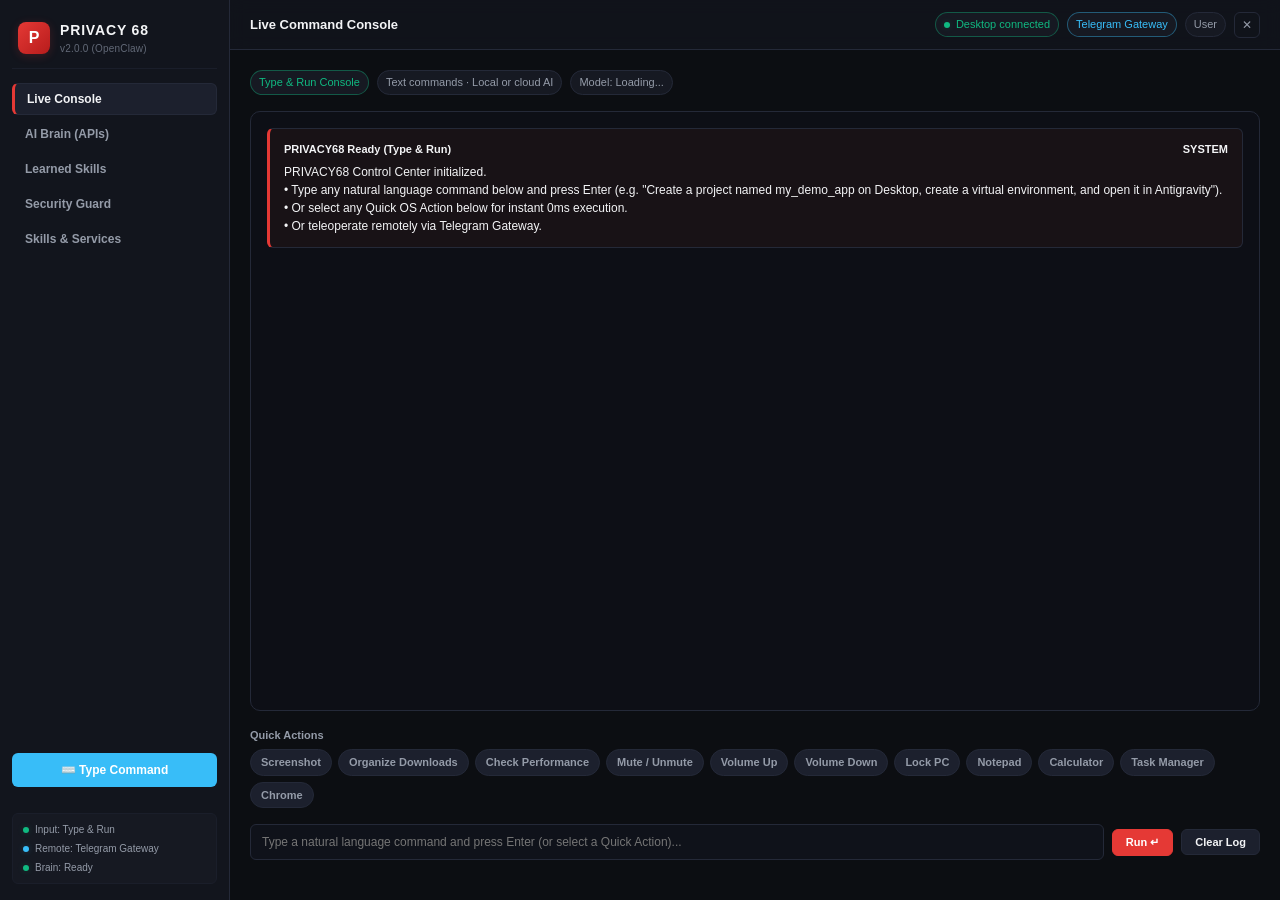
<file: ui/dashboard/index.html>
<!DOCTYPE html>
<html lang="en">
<head>
  <meta charset="UTF-8">
  <meta name="viewport" content="width=device-width, initial-scale=1">
  <meta name="theme-color" content="#0c0e12">
  <title>PRIVACY68 Control Center</title>
  <style>
    :root {
      color-scheme: dark;
      --bg: #0c0e12;
      --sidebar: #12151d;
      --panel: #161922;
      --panel-raised: #1c202d;
      --panel-hover: #222736;
      --line: #242938;
      --line-subtle: #1a1e2a;
      --text: #f3f4f6;
      --text-muted: #949ba8;
      --text-subtle: #626977;
      --accent: #e53935;
      --accent-hover: #d32f2f;
      --accent-glow: rgba(229, 57, 53, 0.2);
      --green: #10b981;
      --green-glow: rgba(16, 185, 129, 0.2);
      --blue: #38bdf8;
      --blue-glow: rgba(56, 189, 248, 0.2);
      --amber: #f59e0b;
      --radius: 10px;
      --radius-sm: 6px;
      font-family: -apple-system, BlinkMacSystemFont, "Segoe UI", Roboto, Helvetica, Arial, sans-serif;
    }

    * { box-sizing: border-box; margin: 0; padding: 0; }
    body {
      background: var(--bg);
      color: var(--text);
      min-height: 100vh;
      display: flex;
      font-size: 13px;
      line-height: 1.5;
      overflow: hidden;
      user-select: none;
    }

    /* Scrollbars */
    ::-webkit-scrollbar { width: 5px; height: 5px; }
    ::-webkit-scrollbar-track { background: transparent; }
    ::-webkit-scrollbar-thumb { background: #262b3a; border-radius: 999px; }
    ::-webkit-scrollbar-thumb:hover { background: #374151; }

    /* Layout */
    .app-shell { display: flex; width: 100vw; height: 100vh; overflow: hidden; }

    /* Left Sidebar */
    .sidebar {
      width: 230px;
      min-width: 230px;
      background: var(--sidebar);
      border-right: 1px solid var(--line);
      display: flex;
      flex-direction: column;
      padding: 16px 12px;
      gap: 14px;
    }

    .brand {
      display: flex;
      align-items: center;
      gap: 10px;
      padding: 4px 6px 12px;
      border-bottom: 1px solid var(--line-subtle);
    }
    .brand-mark {
      width: 32px;
      height: 32px;
      border-radius: 8px;
      background: linear-gradient(135deg, #e53935, #b71c1c);
      color: white;
      font-weight: 800;
      font-size: 16px;
      display: grid;
      place-items: center;
      box-shadow: 0 2px 10px var(--accent-glow);
    }
    .brand-text { display: flex; flex-direction: column; }
    .brand-title { font-weight: 800; font-size: 14px; letter-spacing: 0.06em; color: var(--text); }
    .brand-version { font-size: 10px; color: var(--text-subtle); letter-spacing: 0.02em; }

    /* Navigation Links */
    .nav-list { display: flex; flex-direction: column; gap: 3px; flex: 1; overflow-y: auto; }
    .nav-btn {
      display: flex;
      align-items: center;
      padding: 8px 12px;
      border-radius: var(--radius-sm);
      color: var(--text-muted);
      font-size: 12px;
      font-weight: 600;
      background: transparent;
      border: 1px solid transparent;
      cursor: pointer;
      transition: all 0.12s ease;
      text-align: left;
    }
    .nav-btn:hover { background: var(--panel); color: var(--text); }
    .nav-btn.active {
      background: var(--panel-raised);
      color: var(--text);
      border-color: var(--line);
      border-left: 3px solid var(--accent);
    }

    /* Quick Command Button */
    .quick-cmd-btn {
      display: flex;
      align-items: center;
      justify-content: center;
      gap: 8px;
      padding: 10px 14px;
      border-radius: var(--radius-sm);
      background: var(--blue, #3b82f6);
      color: white;
      font-size: 12px;
      font-weight: 700;
      border: none;
      cursor: pointer;
      transition: all 0.15s ease;
      margin-bottom: 12px;
    }
    .quick-cmd-btn:hover {
      background: #2563eb;
      transform: translateY(-1px);
    }

    /* Sidebar Footer Status Card */
    .sidebar-status {
      background: var(--panel);
      border: 1px solid var(--line-subtle);
      border-radius: var(--radius-sm);
      padding: 8px 10px;
      display: flex;
      flex-direction: column;
      gap: 4px;
      font-size: 10px;
    }
    .status-indicator { display: flex; align-items: center; gap: 6px; color: var(--text-muted); }
    .status-dot { width: 6px; height: 6px; border-radius: 50%; background: var(--text-subtle); }
    .status-dot.green { background: var(--green); box-shadow: 0 0 6px var(--green-glow); }
    .status-dot.blue { background: var(--blue); box-shadow: 0 0 6px var(--blue-glow); }
    .status-dot.red { background: var(--accent); }

    /* Main Content */
    .main-content {
      flex: 1;
      display: flex;
      flex-direction: column;
      height: 100vh;
      overflow: hidden;
      background: var(--bg);
    }

    /* Top Bar */
    .topbar {
      height: 50px;
      border-bottom: 1px solid var(--line);
      padding: 0 20px;
      display: flex;
      align-items: center;
      justify-content: space-between;
      background: rgba(18, 21, 29, 0.85);
      backdrop-filter: blur(8px);
    }
    .topbar-title { font-size: 13px; font-weight: 700; color: var(--text); }
    .topbar-right { display: flex; align-items: center; gap: 8px; }

    .chip {
      display: inline-flex;
      align-items: center;
      gap: 6px;
      padding: 3px 8px;
      border-radius: 999px;
      background: var(--panel);
      border: 1px solid var(--line);
      font-size: 11px;
      color: var(--text-muted);
    }
    .chip.good { border-color: rgba(16, 185, 129, 0.4); color: var(--green); }
    .chip.blue { border-color: rgba(56, 189, 248, 0.4); color: var(--blue); }
    .chip.warn { border-color: rgba(245, 158, 11, 0.4); color: var(--amber); }

    .icon-btn {
      width: 26px;
      height: 26px;
      display: grid;
      place-items: center;
      border-radius: 6px;
      background: transparent;
      border: 1px solid var(--line);
      color: var(--text-muted);
      cursor: pointer;
      font-size: 12px;
    }
    .icon-btn:hover { background: var(--panel); color: var(--text); }

    /* Tab Views */
    .tab-view {
      flex: 1;
      overflow-y: auto;
      padding: 20px;
      display: none;
    }
    .tab-view.active { display: flex; flex-direction: column; gap: 16px; }

    /* Cards */
    .card {
      background: var(--panel);
      border: 1px solid var(--line);
      border-radius: var(--radius);
      padding: 16px 18px;
      display: flex;
      flex-direction: column;
      gap: 12px;
    }
    .card-header { display: flex; align-items: center; justify-content: space-between; gap: 12px; }
    .card-title { font-size: 13px; font-weight: 700; color: var(--text); }
    .card-desc { font-size: 11px; color: var(--text-muted); line-height: 1.45; }

    /* Buttons */
    .btn {
      display: inline-flex;
      align-items: center;
      justify-content: center;
      padding: 6px 13px;
      border-radius: var(--radius-sm);
      font-size: 11px;
      font-weight: 600;
      cursor: pointer;
      border: 1px solid var(--line);
      background: var(--panel-raised);
      color: var(--text);
      transition: all 0.12s ease;
    }
    .btn:hover { background: var(--panel-hover); border-color: #374151; }
    .btn.primary {
      background: var(--accent);
      border-color: var(--accent);
      color: white;
    }
    .btn.primary:hover { background: var(--accent-hover); }
    .btn.green {
      background: var(--green);
      border-color: var(--green);
      color: white;
    }
    .btn.green:hover { background: #059669; }
    .btn.blue {
      background: #0284c7;
      border-color: #0284c7;
      color: white;
    }
    .btn.blue:hover { background: #0369a1; }
    .btn.danger {
      background: rgba(239, 68, 68, 0.15);
      border-color: rgba(239, 68, 68, 0.4);
      color: #F87171;
    }
    .btn.danger:hover {
      background: #EF4444;
      color: white;
    }
    .btn.sm { padding: 4px 8px; font-size: 10px; }

    /* Inputs & Selects */
    input, select {
      background: #0f121a;
      border: 1px solid var(--line);
      border-radius: var(--radius-sm);
      padding: 7px 11px;
      color: var(--text);
      font-size: 12px;
      outline: none;
      transition: border-color 0.15s ease;
      font-family: inherit;
    }
    input:focus, select:focus { border-color: var(--accent); }

    /* Console Feed */
    .console-feed {
      flex: 1;
      min-height: 260px;
      max-height: calc(100vh - 300px);
      background: #0d0f16;
      border: 1px solid var(--line);
      border-radius: var(--radius);
      padding: 16px;
      overflow-y: auto;
      display: flex;
      flex-direction: column;
      gap: 12px;
    }

    .feed-card {
      background: var(--panel);
      border: 1px solid var(--line);
      border-radius: var(--radius-sm);
      padding: 12px 14px;
      display: flex;
      flex-direction: column;
      gap: 6px;
    }
    .feed-card.user { border-left: 3px solid var(--blue); background: #111520; }
    .feed-card.assistant { border-left: 3px solid var(--green); background: #111a17; }
    .feed-card.system { border-left: 3px solid var(--accent); background: #181216; }
    .feed-header { display: flex; align-items: center; justify-content: space-between; font-size: 11px; font-weight: 700; }
    .feed-body { font-size: 12px; color: var(--text); white-space: pre-wrap; line-height: 1.5; }
    .feed-code {
      background: #080a0e;
      border: 1px solid var(--line-subtle);
      border-radius: 6px;
      padding: 10px;
      font-family: "Cascadia Code", Consolas, monospace;
      font-size: 11px;
      color: #7dd3fc;
      overflow-x: auto;
      white-space: pre;
    }

    /* Fast Action Bar */
    .quick-action-bar { display: flex; flex-wrap: wrap; gap: 6px; align-items: center; }
    .action-chip {
      background: var(--panel-raised);
      border: 1px solid var(--line);
      border-radius: 999px;
      padding: 4px 10px;
      font-size: 11px;
      font-weight: 600;
      color: var(--text-muted);
      cursor: pointer;
      display: inline-flex;
      align-items: center;
      transition: all 0.12s ease;
    }
    .action-chip:hover {
      background: var(--panel-hover);
      color: var(--text);
      border-color: var(--accent);
    }

    /* Command Input Bar */
    .cmd-bar { display: flex; gap: 8px; align-items: center; }
    .cmd-input { flex: 1; height: 36px; font-size: 12px; }

    /* Multiple API Slots Grid */
    .api-slots-grid { display: grid; grid-template-columns: 1fr; gap: 12px; }
    .api-slot-card {
      background: var(--panel);
      border: 1px solid var(--line);
      border-radius: var(--radius);
      padding: 14px 16px;
      display: flex;
      flex-direction: column;
      gap: 8px;
    }
    .api-slot-card.configured { border-left: 3px solid var(--green); }
    .api-slot-header { display: flex; align-items: center; justify-content: space-between; }
    .api-slot-title { font-weight: 700; font-size: 13px; color: var(--text); }
    .api-key-input-row { display: flex; gap: 8px; }
    .api-key-input-row input { flex: 1; }

    /* Skills Grid */
    .skills-grid {
      display: grid;
      grid-template-columns: repeat(auto-fill, minmax(280px, 1fr));
      gap: 12px;
    }
    .skill-card {
      background: var(--panel);
      border: 1px solid var(--line);
      border-radius: var(--radius);
      padding: 14px;
      display: flex;
      flex-direction: column;
      gap: 8px;
    }
    .plugin-card {
      cursor: pointer;
      position: relative;
      transition: all 0.2s cubic-bezier(0.16, 1, 0.3, 1);
      user-select: none;
    }
    .plugin-card:hover {
      border-color: rgba(239, 68, 68, 0.45);
      background: var(--panel-raised);
      box-shadow: 0 4px 14px rgba(0, 0, 0, 0.25);
    }
    .plugin-card.expanded {
      border-color: var(--accent);
      background: var(--panel-raised);
      box-shadow: 0 6px 20px rgba(0, 0, 0, 0.35);
    }
    .plugin-config-badge {
      font-size: 10px;
      padding: 2px 7px;
      border-radius: 4px;
      background: rgba(255, 255, 255, 0.06);
      color: var(--text-muted);
      border: 1px solid var(--line-subtle);
      transition: all 0.15s ease;
      display: inline-flex;
      align-items: center;
      gap: 3px;
      cursor: pointer;
    }
    .plugin-card:hover .plugin-config-badge {
      color: var(--text);
      border-color: var(--line);
    }
    .plugin-card.expanded .plugin-config-badge {
      background: rgba(239, 68, 68, 0.15);
      color: var(--accent);
      border-color: rgba(239, 68, 68, 0.4);
    }
    .plugin-config-drawer {
      display: flex;
      flex-direction: column;
      gap: 8px;
      padding-top: 10px;
      margin-top: 4px;
      border-top: 1px solid var(--line);
      animation: pluginDrawerSlide 0.2s ease-out;
      user-select: text;
    }
    @keyframes pluginDrawerSlide {
      from { opacity: 0; transform: translateY(-5px); }
      to { opacity: 1; transform: translateY(0); }
    }
    .plugin-input-group {
      display: flex;
      gap: 6px;
      align-items: center;
    }
    .plugin-input-group input {
      flex: 1;
      background: rgba(0, 0, 0, 0.35);
      border: 1px solid var(--border);
      color: var(--text);
      padding: 6px 10px;
      border-radius: var(--radius-sm);
      font-size: 11px;
    }
    .plugin-input-group input:focus {
      outline: none;
      border-color: var(--accent);
      background: rgba(0, 0, 0, 0.5);
    }
    .plugin-quick-actions {
      display: flex;
      gap: 6px;
      flex-wrap: wrap;
      margin-top: 2px;
    }
    .skill-title { font-weight: 700; font-size: 13px; color: var(--text); display: flex; align-items: center; justify-content: space-between; }
    .skill-desc { font-size: 11px; color: var(--text-muted); line-height: 1.4; }
    .skill-tags { display: flex; flex-wrap: wrap; gap: 4px; }
    .skill-tag {
      font-size: 10px;
      background: #0f131c;
      color: var(--blue);
      padding: 2px 6px;
      border-radius: 4px;
      border: 1px solid var(--line-subtle);
    }
    .skill-actions { display: flex; gap: 6px; margin-top: 4px; }

    /* Security Audit Table */
    .audit-table { width: 100%; border-collapse: collapse; font-size: 11px; }
    .audit-table th, .audit-table td { padding: 8px 12px; text-align: left; border-bottom: 1px solid var(--line); }
    .audit-table th { color: var(--text-muted); font-weight: 700; background: #0f121a; }

    /* Toast Notification */
    #toast {
      position: fixed;
      bottom: 20px;
      right: 20px;
      background: var(--panel-raised);
      border: 1px solid var(--line);
      border-radius: var(--radius-sm);
      padding: 9px 14px;
      font-size: 12px;
      color: var(--text);
      box-shadow: 0 4px 16px rgba(0,0,0,0.4);
      transform: translateY(100px);
      opacity: 0;
      transition: all 0.2s ease;
      z-index: 1000;
    }
    #toast.show { transform: translateY(0); opacity: 1; }
    #toast.error { border-color: var(--accent); color: #fca5a5; }
  </style>
</head>
<body>
  <div class="app-shell">
    <!-- Left Navigation Sidebar -->
    <aside class="sidebar">
      <div class="brand">
        <div class="brand-mark">P</div>
        <div class="brand-text">
          <span class="brand-title">PRIVACY 68</span>
          <span class="brand-version">v2.0.0 (OpenClaw)</span>
        </div>
      </div>

      <!-- Navigation Links (Clean text, no icons) -->
      <nav class="nav-list">
        <button class="nav-btn active" data-tab="console">Live Console</button>
        <button class="nav-btn" data-tab="brain">AI Brain (APIs)</button>
        <button class="nav-btn" data-tab="skills">Learned Skills</button>
        <button class="nav-btn" data-tab="security">Security Guard</button>
        <button class="nav-btn" data-tab="plugins">Skills & Services</button>
      </nav>

      <!-- Quick Focus Command Button -->
      <button class="quick-cmd-btn" id="quick-cmd-btn" onclick="focusConsoleInput()">
        <span>⌨️ Type Command</span>
      </button>

      <!-- Bottom Mini Status Card -->
      <div class="sidebar-status">
        <div class="status-indicator">
          <span class="status-dot green"></span>
          <span>Input: Type & Run</span>
        </div>
        <div class="status-indicator">
          <span class="status-dot blue"></span>
          <span id="sidebar-remote-text">Remote: Telegram Gateway</span>
        </div>
        <div class="status-indicator">
          <span class="status-dot green" id="sidebar-brain-dot"></span>
          <span id="sidebar-brain-text">Brain: Ready</span>
        </div>
      </div>
    </aside>

    <!-- Main Content Area -->
    <main class="main-content">
      <!-- Top Bar -->
      <header class="topbar">
        <div class="topbar-title" id="active-tab-title">Live Command Console</div>
        <div class="topbar-right">
          <span class="chip good" id="top-conn-chip">
            <span class="status-dot green"></span> Desktop connected
          </span>
          <span class="chip blue" id="top-remote-chip" style="cursor:pointer;" title="Click to configure Telegram Remote Gateway">
            Telegram Gateway
          </span>
          <span class="chip" id="top-user-chip">User</span>
          <button class="icon-btn" id="close-window-btn" title="Close Control Center">✕</button>
        </div>
      </header>

      <!-- TAB 1: Live Console -->
      <section class="tab-view active" id="tab-console">
        <div style="display:flex; flex-wrap:wrap; gap:8px;">
          <span class="chip good">Type & Run Console</span>
          <span class="chip">Text commands · Local or cloud AI</span>
          <span class="chip" id="active-model-badge">Model: Loading...</span>
        </div>

        <!-- Chat / Output Feed -->
        <div class="console-feed" id="console-feed">
          <div class="feed-card system">
            <div class="feed-header">
              <span>PRIVACY68 Ready (Type & Run)</span>
              <span>SYSTEM</span>
            </div>
            <div class="feed-body">PRIVACY68 Control Center initialized.
• Type any natural language command below and press Enter (e.g. "Create a project named my_demo_app on Desktop, create a virtual environment, and open it in Antigravity").
• Or select any Quick OS Action below for instant 0ms execution.
• Or teleoperate remotely via Telegram Gateway.</div>
          </div>
        </div>

        <!-- Instant OS Actions (0ms Latency) -->
        <div style="display:flex; flex-direction:column; gap:6px;">
          <span style="font-size:11px; font-weight:700; color:var(--text-muted);">Quick Actions</span>
          <div class="quick-action-bar">
            <span class="action-chip" onclick="quickAction('screenshot')">Screenshot</span>
            <span class="action-chip" onclick="quickAction('downloads')">Organize Downloads</span>
            <span class="action-chip" onclick="quickAction('diagnostics')">Check Performance</span>
            <span class="action-chip" onclick="quickAction('mute')">Mute / Unmute</span>
            <span class="action-chip" onclick="quickAction('volume_up')">Volume Up</span>
            <span class="action-chip" onclick="quickAction('volume_down')">Volume Down</span>
            <span class="action-chip" onclick="quickAction('lock')">Lock PC</span>
            <span class="action-chip" onclick="quickAction('notepad')">Notepad</span>
            <span class="action-chip" onclick="quickAction('calc')">Calculator</span>
            <span class="action-chip" onclick="quickAction('taskmgr')">Task Manager</span>
            <span class="action-chip" onclick="quickAction('chrome')">Chrome</span>
          </div>
        </div>

        <!-- Command Input Row -->
        <div class="cmd-bar">
          <input type="text" class="cmd-input" id="cmd-input" placeholder="Type a natural language command and press Enter (or select a Quick Action)..." autocomplete="off">
          <button class="btn primary" id="cmd-run-btn">Run ↵</button>
          <button class="btn" id="cmd-clear-btn">Clear Log</button>
        </div>
      </section>

      <!-- TAB 2: AI Brain (APIs) - MULTIPLE API SLOTS -->
      <section class="tab-view" id="tab-brain">
        <!-- UNIVERSAL ONE-CLICK AUTO-DETECT KEY CARD -->
        <div style="background: linear-gradient(135deg, rgba(235,35,76,0.12) 0%, rgba(15,18,26,0.95) 100%); border:1px solid rgba(235,35,76,0.35); border-radius:8px; padding:16px; margin-bottom:14px; box-shadow:0 4px 16px rgba(0,0,0,0.3);">
          <div style="display:flex; align-items:center; justify-content:space-between; margin-bottom:6px;">
            <div style="display:flex; align-items:center; gap:8px;">
              <span style="font-size:16px;">⚡</span>
              <span style="font-weight:800; font-size:13px; color:#fff; letter-spacing:0.5px;">UNIVERSAL AI KEY (AUTO-DETECT ANY PROVIDER)</span>
            </div>
            <span class="chip good" style="font-size:10px;">Smart Auto-Router</span>
          </div>
          <p style="font-size:11px; color:var(--text-muted); margin-bottom:12px; line-height:1.5;">
            Paste <strong>ANY API key</strong> below (Google Gemini, Groq, OpenRouter, Claude, OpenAI, DeepSeek, or GitHub). PRIVACY68 will automatically detect the provider, configure settings, and activate the best model in 1 click!
          </p>
          <div style="display:flex; gap:8px; flex-wrap:wrap;">
            <input type="password" id="universal-key-input" placeholder="Paste ANY API key here (AIzaSy..., gsk_..., sk-or-..., sk-ant-..., sk-proj-...)" style="flex:1; min-width:260px;">
            <button class="btn primary" id="universal-key-btn" onclick="autoDetectAndSaveKey()" style="white-space:nowrap; font-weight:700;">⚡ Auto-Detect & Activate</button>
          </div>
          <div id="universal-key-feedback" style="display:none; margin-top:10px; font-size:11px; padding:8px 12px; border-radius:4px; font-weight:600;"></div>
        </div>

        <div class="card">
          <div class="card-header">
            <div>
              <h2 class="card-title">Cloud AI Brain (APIs)</h2>
              <p class="card-desc">PRIVACY68 operates via AI APIs with automatic failover. Zero local model download or background daemon required.</p>
            </div>
          </div>

          <!-- Active Model Selector -->
          <div style="display:flex; flex-wrap:wrap; gap:10px; align-items:center; background:#0f121a; padding:12px; border-radius:6px; border:1px solid var(--line);">
            <div style="flex:1; min-width:240px; display:flex; flex-direction:column; gap:4px;">
              <label style="font-size:11px; font-weight:700; color:var(--text-muted);">Active LLM Model Identifier</label>
              <input type="text" id="active-model-input" placeholder="gemini/gemini-3.1-flash-lite">
            </div>
            <div style="display:flex; flex-direction:column; gap:4px;">
              <label style="font-size:11px; font-weight:700; color:var(--text-muted);">Quick Presets</label>
              <select id="model-presets-select">
                <option value="gemini/gemini-3.1-flash-lite">Google Gemini 3.1 Flash-Lite (Free Tier - Ultra-Fast & Recommended)</option>
                <option value="gemini/gemini-3.5-flash-lite">Google Gemini 3.5 Flash-Lite</option>
                <option value="gemini/gemini-3.5-flash">Google Gemini 3.5 Flash</option>
                <option value="groq/openai/gpt-oss-120b">Groq Cloud (OpenAI GPT-OSS 120B Free)</option>
                <option value="groq/openai/gpt-oss-20b">Groq Cloud (OpenAI GPT-OSS 20B Free)</option>
                <option value="groq/qwen/qwen3.8-27b">Groq Cloud (Qwen 3.8 27B Free)</option>
                <option value="openrouter/google/gemini-2.0-flash-exp:free">OpenRouter (Gemini 2.0 Flash Free)</option>
                <option value="openrouter/meta-llama/llama-3.3-70b-instruct:free">OpenRouter (Llama 3.3 70B Free)</option>
                <option value="claude-3-5-sonnet-20241022">Anthropic Claude 3.5 Sonnet</option>
                <option value="openai/gpt-4o-mini">OpenAI GPT-4o-mini</option>
                <option value="ollama/qwen2.5-coder:7b">Local Ollama (Qwen 2.5 Coder)</option>
              </select>
            </div>
            <button class="btn primary" id="apply-model-btn" style="align-self:flex-end; height:34px;">Apply Model</button>
          </div>

          <!-- Auto-Failover Banner -->
          <div style="background:rgba(16,185,129,0.06); border:1px solid rgba(16,185,129,0.25); border-radius:6px; padding:12px;">
            <div style="font-weight:700; color:var(--green); font-size:12px; margin-bottom:2px;">Multi-Provider Auto-Failover: Active</div>
            <div style="font-size:11px; color:var(--text-muted);">If your primary provider encounters rate limits or downtime, PRIVACY68 automatically cascades requests to your other configured API keys without interrupting your command.</div>
          </div>
        </div>

        <!-- MULTIPLE API SLOTS -->
        <div class="api-slots-grid">
          <!-- SLOT 1: Google Gemini -->
          <div class="api-slot-card" id="slot-gemini">
            <div class="api-slot-header">
              <div style="display:flex; align-items:center; gap:8px;">
                <span class="api-slot-title">Google Gemini API</span>
                <span class="chip" id="badge-gemini">Checking...</span>
              </div>
              <span class="chip good">Free Tier</span>
            </div>
            <p class="card-desc">Ultra-fast Google AI reasoning. Free daily API key available from aistudio.google.com (No credit card needed).</p>
            <div class="api-key-input-row">
              <input type="password" id="key-gemini" placeholder="Paste Gemini API Key (AIzaSy...)">
              <button class="btn primary" onclick="saveKey('gemini', 'key-gemini')">Save Key</button>
              <button class="btn" onclick="testKey('gemini', 'key-gemini')">Test</button>
            </div>
          </div>

          <!-- SLOT 2: Groq Cloud -->
          <div class="api-slot-card" id="slot-groq">
            <div class="api-slot-header">
              <div style="display:flex; align-items:center; gap:8px;">
                <span class="api-slot-title">Groq Cloud API</span>
                <span class="chip" id="badge-groq">Checking...</span>
              </div>
              <span class="chip good">Free LPU Inference</span>
            </div>
            <p class="card-desc">LPU-powered Llama 3.3 70B reasoning at ~200ms. Free daily API key from console.groq.com (No credit card needed).</p>
            <div class="api-key-input-row">
              <input type="password" id="key-groq" placeholder="Paste Groq API Key (gsk_...)">
              <button class="btn primary" onclick="saveKey('groq', 'key-groq')">Save Key</button>
              <button class="btn" onclick="testKey('groq', 'key-groq')">Test</button>
            </div>
          </div>

          <!-- SLOT 3: OpenRouter (100+ Free Models) -->
          <div class="api-slot-card" id="slot-openrouter">
            <div class="api-slot-header">
              <div style="display:flex; align-items:center; gap:8px;">
                <span class="api-slot-title">OpenRouter API</span>
                <span class="chip" id="badge-openrouter">Checking...</span>
              </div>
              <span class="chip good">100+ Free Models</span>
            </div>
            <p class="card-desc">Access free models (Llama 3.3 70B, Gemini 2.0 Flash Exp). Free key from openrouter.ai/keys (No credit card needed).</p>
            <div class="api-key-input-row">
              <input type="password" id="key-openrouter" placeholder="Paste OpenRouter API Key (sk-or-...)">
              <button class="btn primary" onclick="saveKey('openrouter', 'key-openrouter')">Save Key</button>
              <button class="btn" onclick="testKey('openrouter', 'key-openrouter')">Test</button>
            </div>
          </div>

          <!-- SLOT 3: Anthropic Claude -->
          <div class="api-slot-card" id="slot-claude">
            <div class="api-slot-header">
              <div style="display:flex; align-items:center; gap:8px;">
                <span class="api-slot-title">Anthropic Claude AI</span>
                <span class="chip" id="badge-claude">Checking...</span>
              </div>
              <span class="chip">Claude 3.5 Sonnet</span>
            </div>
            <p class="card-desc">Advanced reasoning with Claude 3.5 Sonnet. Paste your Anthropic API key below (sk-ant-...).</p>
            <div class="api-key-input-row">
              <input type="password" id="key-claude" placeholder="Paste Claude API Key (sk-ant-...)">
              <button class="btn primary" onclick="saveKey('claude', 'key-claude')">Save Key</button>
              <button class="btn" onclick="testKey('claude', 'key-claude')">Test</button>
            </div>
          </div>

          <!-- SLOT 4: OpenAI & Custom Endpoints -->
          <div class="api-slot-card" id="slot-openai">
            <div class="api-slot-header">
              <div style="display:flex; align-items:center; gap:8px;">
                <span class="api-slot-title">OpenAI & Custom Endpoints</span>
                <span class="chip" id="badge-openai">Checking...</span>
              </div>
              <span class="chip">OpenAI / LM Studio / DeepSeek</span>
            </div>
            <p class="card-desc">Connect standard OpenAI API keys, or custom local/cloud endpoints like LM Studio, LocalAI, vLLM, or DeepSeek.</p>
            <div style="display:flex; flex-direction:column; gap:8px;">
              <div class="api-key-input-row">
                <input type="password" id="key-openai" placeholder="Paste API Key (sk-... or custom key)">
                <button class="btn primary" onclick="saveKey('openai', 'key-openai')">Save Key</button>
                <button class="btn" onclick="testKey('openai', 'key-openai')">Test</button>
              </div>
              <div class="api-key-input-row">
                <input type="text" id="base-openai" placeholder="Custom Base URL (Optional, e.g. http://localhost:1234/v1 or https://api.deepseek.com/v1)">
                <button class="btn sm" onclick="saveCustomEndpoint()">Save Base URL</button>
              </div>
            </div>
          </div>

          <!-- SLOT 5: Ollama & Local LLMs -->
          <div class="api-slot-card" id="slot-ollama">
            <div class="api-slot-header">
              <div style="display:flex; align-items:center; gap:8px;">
                <span class="api-slot-title">Ollama & Local LLMs</span>
                <span class="chip" id="badge-ollama">Checking...</span>
              </div>
              <span class="chip good">Offline & Private</span>
            </div>
            <p class="card-desc">Connects to local or remote Ollama / LocalAI. Zero cloud token usage or internet needed.</p>
            <div style="display:flex; flex-direction:column; gap:8px;">
              <div class="api-key-input-row">
                <input type="text" id="url-ollama" placeholder="Endpoint URL (e.g. http://127.0.0.1:11434)">
                <button class="btn primary sm" onclick="saveOllamaConfig()">Save Endpoint</button>
                <button class="btn sm" onclick="testOllamaConfig()">Test</button>
              </div>
              <div id="ollama-models-chips" style="display:flex; flex-wrap:wrap; gap:6px;"></div>
              <div style="display:flex; gap:8px; margin-top:2px;">
                <button class="btn primary sm" id="btn-start-ollama-service" style="display:none;">Start Service</button>
                <button class="btn sm" id="btn-download-ollama-service" style="display:none;">Download Ollama</button>
              </div>
            </div>
          </div>
        </div>
      </section>

      <!-- TAB 3: Learned Skills (Self-Improving Engine) -->
      <section class="tab-view" id="tab-skills">
        <div class="card">
          <div class="card-header">
            <div>
              <h2 class="card-title">Self-Improving Skill Engine</h2>
              <p class="card-desc">Autonomous Skill Crystallization: Successful automation scripts are saved as permanent local skills executing in 0ms with zero LLM API cost.</p>
            </div>
            <button class="btn sm" id="refresh-skills-btn">Refresh Skills</button>
          </div>
        </div>

        <div class="skills-grid" id="skills-cards-container">
          <!-- Populated dynamically via JS -->
        </div>
      </section>

      <!-- TAB 4: Security Guard -->
      <section class="tab-view" id="tab-security">
        <div class="card">
          <div class="card-header">
            <div>
              <h2 class="card-title">3-Tier Security & Permission Guard</h2>
              <p class="card-desc">Enforces explicit confirmation before executing sensitive or high-risk OS operations.</p>
            </div>
            <span class="chip good">Active & Enforcing</span>
          </div>

          <div style="display:grid; grid-template-columns:repeat(3, 1fr); gap:12px;">
            <div style="background:#0f1512; border:1px solid rgba(16,185,129,0.3); border-radius:6px; padding:12px;">
              <div style="font-weight:700; color:var(--green); font-size:12px;">Level 1: Safe (Instant)</div>
              <div style="font-size:11px; color:var(--text-muted); margin-top:4px;">App launch, navigation, volume, window controls, screenshot. (<span id="count-safe">14</span> rules)</div>
            </div>
            <div style="background:#1f1910; border:1px solid rgba(245,158,11,0.3); border-radius:6px; padding:12px;">
              <div style="font-weight:700; color:var(--amber); font-size:12px;">Level 2: Sensitive (Prompt)</div>
              <div style="font-size:11px; color:var(--text-muted); margin-top:4px;">Delete files, kill processes, network toggle, shutdown. (<span id="count-sensitive">13</span> rules)</div>
            </div>
            <div style="background:#1d1114; border:1px solid rgba(239,68,68,0.3); border-radius:6px; padding:12px;">
              <div style="font-weight:700; color:var(--accent); font-size:12px;">Level 3: Critical (Blocked)</div>
              <div style="font-size:11px; color:var(--text-muted); margin-top:4px;">Drive format, registry modification, system directory deletion. (<span id="count-critical">4</span> rules)</div>
            </div>
          </div>
        </div>

        <!-- Pending Action Card -->
        <div class="card" id="pending-action-card" style="display:none; border-color:var(--amber); background:#1e180d;">
          <div class="card-header">
            <h2 class="card-title" style="color:var(--amber);">Confirmation Required</h2>
          </div>
          <p id="pending-action-text" style="font-size:12px; color:var(--text);"></p>
          <div style="display:flex; gap:8px;">
            <button class="btn green" id="btn-confirm-action">Confirm Action</button>
            <button class="btn sm" id="btn-cancel-action">Cancel / Abort</button>
          </div>
        </div>

        <!-- Recent Audit Log -->
        <div class="card">
          <div class="card-header">
            <h2 class="card-title">Security Audit Trail</h2>
            <button class="btn sm" id="refresh-audit-btn">Refresh</button>
          </div>
          <table class="audit-table">
            <thead>
              <tr>
                <th>Time</th>
                <th>Action</th>
                <th>Security Level</th>
                <th>Result</th>
              </tr>
            </thead>
            <tbody id="audit-tbody">
              <tr><td colspan="4" style="color:var(--text-muted); text-align:center;">No sensitive actions recorded yet.</td></tr>
            </tbody>
          </table>
        </div>
      </section>

      <!-- TAB 5: Skills & Services -->
      <section class="tab-view" id="tab-plugins">
        <div class="card">
          <div class="card-header" style="flex-wrap:wrap; gap:10px;">
            <div>
              <h2 class="card-title">OpenClaw Skills & Native Services</h2>
              <p class="card-desc" style="margin-top:2px; font-size:11px;">11 Modular OpenClaw Markdown Skills (SKILL.md) & background communication channels</p>
            </div>
            <div style="display:flex; gap:6px; flex-wrap:wrap;">
              <button class="btn sm" id="open-plugins-folder-btn" title="Open skills folder in Windows Explorer">📂 Open Skills Folder</button>
              <button class="btn sm" id="refresh-plugins-btn" title="Reload skills and services">🔄 Refresh</button>
            </div>
          </div>
        </div>

        <div style="margin: 16px 0 8px 0;">
          <h3 style="font-size: 13px; font-weight: 700; color: var(--text); display: flex; align-items: center; gap: 6px;">
            <span>⚡</span> OpenClaw Developer Skills (Prompt-Injected SKILL.md)
          </h3>
          <p style="font-size: 11px; color: var(--text-muted); margin-top: 2px;">
            Tool blueprints and CLI recipes dynamically injected into the Agent Brain. Custom skills can be added to <code>%APPDATA%\PRIVACY68\skills\</code>.
          </p>
        </div>
        <div class="skills-grid" id="markdown-skills-container" style="margin-bottom: 20px;">
          <!-- Populated dynamically via get_markdown_skills() -->
        </div>

        <div style="margin: 16px 0 8px 0;">
          <h3 style="font-size: 13px; font-weight: 700; color: var(--text); display: flex; align-items: center; gap: 6px;">
            <span>📡</span> Native Background Services & Gateways
          </h3>
          <p style="font-size: 11px; color: var(--text-muted); margin-top: 2px;">
            Persistent system controllers, teleoperation gateways, and email dispatchers.
          </p>
        </div>
        <div class="skills-grid" id="plugins-container">
          <!-- Populated dynamically via get_plugins() -->
        </div>

        <!-- GitHub Integration Card -->
        <div class="card" style="margin-top:14px;">
          <div class="card-header">
            <h2 class="card-title">GitHub Windows Credential Manager</h2>
            <span class="chip" id="github-status-chip">Not connected</span>
          </div>
          <p class="card-desc">Store your GitHub Personal Access Token securely in the Windows Credential Manager vault for authenticated issues, PRs, and repository management.</p>
          <div style="display:flex; gap:8px;">
            <input type="password" id="github-token-input" placeholder="Paste GitHub Token (ghp_...)" style="flex:1;">
            <button class="btn primary" id="github-connect-btn">Connect</button>
            <button class="btn" id="github-disconnect-btn">Disconnect</button>
          </div>
        </div>
      </section>
    </main>
  </div>

  <!-- Toast Notification -->
  <div id="toast"></div>

  <script>
    const $ = id => document.getElementById(id);
    const bridge = () => (window.pywebview && window.pywebview.api) ? window.pywebview.api : mockBridge;

    // Toast
    let toastTimer = null;
    function showToast(msg, isError = false) {
      const t = $('toast');
      t.textContent = msg;
      t.className = isError ? 'show error' : 'show';
      clearTimeout(toastTimer);
      toastTimer = setTimeout(() => { t.className = ''; }, 3500);
    }

    // Mock bridge for local testing outside webview
    const mockBridge = {
      get_profile: async () => ({ user_name: 'User', assistant_name: 'Privacy68' }),
      get_api_keys_detail: async () => ({
        active_model: 'gemini/gemini-3.1-flash-lite',
        gemini: { configured: true, preview: 'AIzaSy...****' },
        groq: { configured: true, preview: 'gsk_...****' },
        claude: { configured: false, preview: '' },
        openai: { configured: false, preview: '' },
        ollama: { installed: true, running: false, models: [] }
      }),
      list_skills: async () => [],
      auto_detect_and_save_key: async (key) => ({
        success: true,
        provider: 'gemini',
        display_name: 'Google Gemini (Free Tier)',
        model: 'gemini/gemini-3.1-flash-lite',
        message: '✨ Auto-detected Google Gemini (Free Tier)! Saved key and activated model gemini/gemini-3.1-flash-lite.'
      }),
      get_plugins: async () => [],
      get_markdown_skills: async () => [
        { name: 'github', description: 'GitHub CLI automation for PRs, issues, and checks.', keywords: ['github', 'gh', 'repo'], is_builtin: true },
        { name: 'vscode', description: 'Visual Studio Code workspace and editor control.', keywords: ['vscode', 'code'], is_builtin: true },
        { name: 'docker', description: 'Docker container, image, and compose automation.', keywords: ['docker', 'container'], is_builtin: true },
        { name: 'git', description: 'Git local commit, branch, and worktree operations.', keywords: ['git', 'commit', 'branch'], is_builtin: true },
        { name: 'browser', description: 'Generic browser automation and site navigation.', keywords: ['browser', 'web'], is_builtin: true },
        { name: 'gmail', description: 'Gmail inbox and draft automation.', keywords: ['gmail', 'email'], is_builtin: true },
        { name: 'whatsapp', description: 'WhatsApp Web automation and chat dispatch.', keywords: ['whatsapp', 'chat'], is_builtin: true },
        { name: 'system', description: 'Windows system controls, audio, volume, and task management.', keywords: ['system', 'volume'], is_builtin: true },
        { name: 'chrome', description: 'Google Chrome automation and profile management.', keywords: ['chrome'], is_builtin: true },
        { name: 'brave', description: 'Brave Browser privacy and tab automation.', keywords: ['brave'], is_builtin: true },
        { name: 'telegram', description: 'Telegram alert and screenshot dispatcher.', keywords: ['telegram', 'bot'], is_builtin: true }
      ],
      open_skills_folder: async () => ({ success: true, message: 'Opened skills folder' }),
      get_github_status: async () => ({ connected: false }),
      get_remote_server_info: async () => ({ enabled: false }),
      get_security_guard_info: async () => ({ has_pending: false, audit_log: [], rules_summary: { safe_count: 14, sensitive_count: 13, critical_count: 4 } }),
      execute_command: async (text) => ({ success: true, message: 'Executed: ' + text }),
      execute_system_quick_action: async (name) => ({ success: true, message: 'Quick action: ' + name }),
      save_api_key: async () => ({ success: true, message: 'Saved' }),
      test_llm_connection: async () => ({ success: true, message: 'Connected' }),
      set_active_model: async () => ({ success: true }),
      get_runtime_status: async () => ({ success: true, model: 'Preview', input_mode: 'text', telegram_running: false }),
      set_telegram_config: async () => ({ success: true, message: 'Saved' }),
      start_telegram_bot: async () => ({ success: true, message: 'Started' }),
      stop_telegram_bot: async () => ({ success: true, message: 'Stopped' }),
      test_telegram_bot: async () => ({ success: true, message: 'Test message sent' }),
      close_app: async () => {}
    };

    // Tab Navigation
    const tabBtns = document.querySelectorAll('.nav-btn');
    const tabViews = document.querySelectorAll('.tab-view');
    const tabTitle = $('active-tab-title');

    const tabTitles = {
      console: 'Live Command Console',
      brain: 'Cloud AI Brain (APIs)',
      skills: 'Learned Skills Engine',
      security: '3-Tier Security & Permission Guard',
      plugins: 'Automation Plugins'
    };

    tabBtns.forEach(btn => {
      btn.addEventListener('click', () => {
        const tab = btn.dataset.tab;
        tabBtns.forEach(b => b.classList.remove('active'));
        tabViews.forEach(v => v.classList.remove('active'));
        btn.classList.add('active');
        const view = $('tab-' + tab);
        if (view) view.classList.add('active');
        if (tabTitle && tabTitles[tab]) tabTitle.textContent = tabTitles[tab];
      });
    });

    $('top-remote-chip').addEventListener('click', () => {
      const b = document.querySelector('.nav-btn[data-tab="plugins"]');
      if (b) b.click();
    });

    // Feed / Console logic
    function appendFeed(type, title, text, code = null) {
      const feed = $('console-feed');
      const card = document.createElement('div');
      card.className = 'feed-card ' + type;

      const hdr = document.createElement('div');
      hdr.className = 'feed-header';
      hdr.innerHTML = `<span>${title}</span><span>${type.toUpperCase()}</span>`;

      const body = document.createElement('div');
      body.className = 'feed-body';
      body.textContent = text;

      card.appendChild(hdr);
      card.appendChild(body);

      if (code) {
        const cBlock = document.createElement('pre');
        cBlock.className = 'feed-code';
        cBlock.textContent = code;
        card.appendChild(cBlock);
      }

      feed.appendChild(card);
      feed.scrollTop = feed.scrollHeight;
    }

    async function handleCommand(text) {
      text = (text || '').trim();
      if (!text) return;
      $('cmd-input').value = '';
      appendFeed('user', 'You', text);

      const runBtn = $('cmd-run-btn');
      runBtn.disabled = true;
      runBtn.textContent = 'Running...';

      try {
        const res = await bridge().execute_command(text);
        if (res && res.success) {
          appendFeed('assistant', 'Assistant', res.message || 'Command executed.', res.code || res.output);
        } else {
          appendFeed('system', 'Error', res?.message || 'Execution failed.');
          showToast(res?.message || 'Execution failed.', true);
        }
      } catch (err) {
        appendFeed('system', 'System Error', err.message);
        showToast(err.message, true);
      } finally {
        runBtn.disabled = false;
        runBtn.textContent = 'Run';
      }
    }

    $('cmd-run-btn').addEventListener('click', () => handleCommand($('cmd-input').value));
    $('cmd-input').addEventListener('keydown', (e) => {
      if (e.key === 'Enter') handleCommand($('cmd-input').value);
    });

    $('cmd-clear-btn').addEventListener('click', () => {
      $('console-feed').replaceChildren();
      appendFeed('system', 'Log Cleared', 'Live console feed was cleared.');
    });

    // Instant Quick Actions (0ms)
    window.quickAction = async (actionName) => {
      showToast(`Executing '${actionName}'...`);
      try {
        const res = await bridge().execute_system_quick_action(actionName);
        if (res && res.success) {
          showToast(res.message || 'Success');
          appendFeed('assistant', `Action: ${actionName}`, res.message || 'Action executed.');
        } else {
          showToast(res?.message || 'Action failed', true);
        }
      } catch (err) {
        showToast(err.message, true);
      }
    };

    // Quick Focus Console Input Action
    window.focusConsoleInput = () => {
      const consoleTabBtn = document.querySelector('.nav-btn[data-tab="console"]');
      if (consoleTabBtn) consoleTabBtn.click();
      const inp = $('cmd-input');
      if (inp) {
        inp.focus();
        inp.select();
      }
    };

    // AI Brain & Multi-Slot Logic
    async function loadBrainDetails() {
      try {
        const det = await bridge().get_api_keys_detail();
        if (!det) return;

        const activeMod = det.active_model || 'gemini/gemini-3.1-flash-lite';
        $('active-model-input').value = activeMod;
        $('active-model-badge').textContent = 'Model: ' + activeMod;
        $('sidebar-brain-text').textContent = 'Brain: ' + activeMod.split('/')[0].toUpperCase();

        const sel = $('model-presets-select');
        for (let i = 0; i < sel.options.length; i++) {
          if (sel.options[i].value === activeMod) {
            sel.selectedIndex = i;
            break;
          }
        }

        const updateSlot = (prov, slotData) => {
          const card = $('slot-' + prov);
          const badge = $('badge-' + prov);
          if (!card || !badge) return;

          if (slotData && slotData.configured) {
            card.classList.add('configured');
            badge.textContent = 'Active (Saved: ' + slotData.preview + ')';
            badge.className = 'chip good';
          } else {
            card.classList.remove('configured');
            badge.textContent = 'Inactive';
            badge.className = 'chip';
          }
        };

        updateSlot('gemini', det.gemini);
        updateSlot('groq', det.groq);
        updateSlot('openrouter', det.openrouter);
        updateSlot('claude', det.claude);
        updateSlot('openai', det.openai);

        const ol = det.ollama || {};
        const olBadge = $('badge-ollama');
        const btnStart = $('btn-start-ollama-service');
        const btnDownload = $('btn-download-ollama-service');
        $('url-ollama').value = ol.base_url || 'http://127.0.0.1:11434';
        if (det.openai && det.openai.base_url) {
          $('base-openai').value = det.openai.base_url;
        }

        const chipsBox = $('ollama-models-chips');
        chipsBox.replaceChildren();
        if (ol.models && ol.models.length) {
          ol.models.forEach(m => {
            const chip = document.createElement('span');
            chip.className = 'action-chip';
            chip.textContent = m;
            chip.title = 'Click to use this local model';
            chip.onclick = async () => {
              $('active-model-input').value = 'ollama/' + m;
              await bridge().set_active_model('ollama/' + m);
              showToast('Active model set to ollama/' + m);
              await loadBrainDetails();
            };
            chipsBox.appendChild(chip);
          });
        }

        if (ol.running) {
          olBadge.textContent = `Running (${ol.models?.length || 0} models)`;
          olBadge.className = 'chip good';
          btnStart.style.display = 'none';
          btnDownload.style.display = 'none';
        } else if (ol.installed) {
          olBadge.textContent = 'Offline (Service stopped)';
          olBadge.className = 'chip warn';
          btnStart.style.display = 'inline-flex';
          btnDownload.style.display = 'none';
        } else {
          olBadge.textContent = 'Not Installed';
          olBadge.className = 'chip';
          btnStart.style.display = 'none';
          btnDownload.style.display = 'inline-flex';
        }
      } catch (e) {
        console.warn('loadBrainDetails error:', e);
      }
    }

        window.saveOllamaConfig = async () => {
      const url = $('url-ollama').value.trim() || 'http://127.0.0.1:11434';
      try {
        const res = await bridge().save_api_key('ollama', '', '', url);
        showToast(res.message || 'Ollama endpoint saved!');
        await loadBrainDetails();
      } catch (e) { showToast(e.message, true); }
    };

    window.testOllamaConfig = async () => {
      const url = $('url-ollama').value.trim() || 'http://127.0.0.1:11434';
      showToast('Testing Ollama connection...');
      try {
        const res = await bridge().test_llm_connection({ provider: 'ollama', base_url: url });
        showToast(res.message, !res.success);
      } catch (e) { showToast(e.message, true); }
    };

    window.saveCustomEndpoint = async () => {
      const base = $('base-openai').value.trim();
      const key = $('key-openai').value.trim();
      try {
        const res = await bridge().save_api_key('openai', key, '', base);
        showToast(res.message || 'Custom endpoint saved!');
        await loadBrainDetails();
      } catch (e) { showToast(e.message, true); }
    };

    window.autoDetectAndSaveKey = async () => {
      const input = $('universal-key-input');
      const key = (input.value || '').trim();
      if (!key) {
        showUniversalFeedback('Please paste an API key first.', false);
        return;
      }
      showUniversalFeedback('Detecting provider & activating model...', true, true);
      try {
        const res = await bridge().auto_detect_and_save_key(key);
        if (res && res.success) {
          showUniversalFeedback(res.message, true);
          input.value = '';
          showToast(res.message);
          await loadBrainDetails();
        } else {
          showUniversalFeedback((res && res.message) || 'Failed to detect or save key.', false);
        }
      } catch (err) {
        showUniversalFeedback('Error: ' + err, false);
      }
    };

    function showUniversalFeedback(msg, isSuccess, isLoading) {
      const fb = $('universal-key-feedback');
      if (!fb) return;
      fb.style.display = 'block';
      if (isLoading) {
        fb.style.background = 'rgba(56,189,248,0.12)';
        fb.style.color = '#38bdf8';
        fb.style.border = '1px solid rgba(56,189,248,0.3)';
      } else if (isSuccess) {
        fb.style.background = 'rgba(16,185,129,0.12)';
        fb.style.color = '#34d399';
        fb.style.border = '1px solid rgba(16,185,129,0.3)';
      } else {
        fb.style.background = 'rgba(239,68,68,0.12)';
        fb.style.color = '#f87171';
        fb.style.border = '1px solid rgba(239,68,68,0.3)';
      }
      fb.textContent = msg;
    }

    $('universal-key-input').addEventListener('keydown', (e) => {
      if (e.key === 'Enter') {
        autoDetectAndSaveKey();
      }
    });

    window.saveKey = async (provider, inputId) => {
      const key = $(inputId).value.trim();
      if (!key) return showToast('Please enter an API key first.', true);
      try {
        const res = await bridge().save_api_key(provider, key);
        showToast(res.message || 'Key saved!');
        $(inputId).value = '';
        await loadBrainDetails();
      } catch (e) { showToast(e.message, true); }
    };

    window.testKey = async (provider, inputId) => {
      const key = $(inputId).value.trim();
      showToast(`Testing ${provider.toUpperCase()} connection...`);
      try {
        const res = await bridge().test_llm_connection({ provider, api_key: key });
        showToast(res.message, !res.success);
      } catch (e) { showToast(e.message, true); }
    };

    $('apply-model-btn').addEventListener('click', async () => {
      const mod = $('active-model-input').value.trim();
      if (!mod) return;
      try {
        const res = await bridge().set_active_model(mod);
        showToast(res.message || 'Active model updated!');
        await loadBrainDetails();
      } catch (e) { showToast(e.message, true); }
    });

    $('model-presets-select').addEventListener('change', () => {
      $('active-model-input').value = $('model-presets-select').value;
    });

    $('btn-start-ollama-service').addEventListener('click', async () => {
      const btn = $('btn-start-ollama-service');
      btn.disabled = true;
      btn.textContent = 'Starting...';
      try {
        const res = await bridge().start_ollama();
        showToast(res.message || 'Starting Ollama...');
        setTimeout(async () => {
          await loadBrainDetails();
          btn.disabled = false;
          btn.textContent = 'Start Service';
        }, 3000);
      } catch (e) {
        showToast(e.message, true);
        btn.disabled = false;
        btn.textContent = 'Start Service';
      }
    });

    $('btn-download-ollama-service').addEventListener('click', async () => {
      try { await bridge().open_external_url('https://ollama.com/download'); }
      catch (e) { showToast(e.message, true); }
    });

    // Learned Skills Tab Logic
    async function loadSkills() {
      const container = $('skills-cards-container');
      container.replaceChildren();
      try {
        const skills = await bridge().list_skills();
        if (!skills || !skills.length) {
          container.innerHTML = '<div style="color:var(--text-muted); padding:20px; text-align:center;">No learned skills yet. Automate any task and PRIVACY68 will learn it!</div>';
          return;
        }

        skills.forEach(skill => {
          const card = document.createElement('div');
          card.className = 'skill-card';

          const title = document.createElement('div');
          title.className = 'skill-title';
          const count = skill.success_count || 0;
          title.innerHTML = `<span>${skill.name || 'Skill'}</span><span class="chip good" style="font-size:10px;">${count > 0 ? 'Run ' + count + 'x (0ms)' : 'New'}</span>`;

          const desc = document.createElement('div');
          desc.className = 'skill-desc';
          desc.textContent = skill.description || 'Autonomous learned skill.';

          const tags = document.createElement('div');
          tags.className = 'skill-tags';
          (skill.trigger_phrases || []).slice(0, 3).forEach(p => {
            const t = document.createElement('span');
            t.className = 'skill-tag';
            t.textContent = `'${p}'`;
            tags.appendChild(t);
          });

          const act = document.createElement('div');
          act.className = 'skill-actions';

          const runBtn = document.createElement('button');
          runBtn.className = 'btn green sm';
          runBtn.textContent = 'Run Now';
          runBtn.onclick = async () => {
            runBtn.disabled = true;
            runBtn.textContent = 'Running...';
            showToast(`Executing '${skill.name}' via 0ms fast-path...`);
            try {
              const res = await bridge().run_skill(skill.id);
              if (res && res.success) {
                showToast(`'${skill.name}' executed successfully!`);
                appendFeed('assistant', `Skill: ${skill.name}`, res.output || 'Success', skill.code);
              } else {
                showToast(res?.message || 'Skill execution failed', true);
              }
            } catch (err) { showToast(err.message, true); }
            finally {
              runBtn.disabled = false;
              runBtn.textContent = 'Run Now';
            }
          };
          act.appendChild(runBtn);

          if (!skill.is_builtin) {
            const delBtn = document.createElement('button');
            delBtn.className = 'btn sm';
            delBtn.textContent = 'Delete';
            delBtn.onclick = async () => {
              if (confirm(`Delete skill '${skill.name}'?`)) {
                await bridge().delete_skill(skill.id);
                showToast('Skill deleted');
                await loadSkills();
              }
            };
            act.appendChild(delBtn);
          }

          card.appendChild(title);
          card.appendChild(desc);
          card.appendChild(tags);
          card.appendChild(act);
          container.appendChild(card);
        });
      } catch (e) {
        container.innerHTML = `<div style="color:var(--accent);">Failed to load skills: ${e.message}</div>`;
      }
    }

    $('refresh-skills-btn').addEventListener('click', loadSkills);

    // Security Guard Logic
    async function loadSecurityGuard() {
      try {
        const sec = await bridge().get_security_guard_info();
        if (!sec) return;

        $('count-safe').textContent = sec.rules_summary?.safe_count || 14;
        $('count-sensitive').textContent = sec.rules_summary?.sensitive_count || 13;
        $('count-critical').textContent = sec.rules_summary?.critical_count || 4;

        const pendingCard = $('pending-action-card');
        if (sec.has_pending) {
          pendingCard.style.display = 'block';
          $('pending-action-text').textContent = sec.pending_description || 'Action awaiting user confirmation.';
        } else {
          pendingCard.style.display = 'none';
        }

        const tbody = $('audit-tbody');
        tbody.replaceChildren();
        if (!sec.audit_log || !sec.audit_log.length) {
          tbody.innerHTML = '<tr><td colspan="4" style="color:var(--text-muted); text-align:center;">No sensitive actions recorded yet.</td></tr>';
          return;
        }

        sec.audit_log.forEach(item => {
          const tr = document.createElement('tr');
          tr.innerHTML = `
            <td>${item.timestamp || '—'}</td>
            <td><strong>${item.action || '—'}</strong></td>
            <td><span class="chip ${item.risk_level === 'SAFE' ? 'good' : 'warn'}">${item.risk_level}</span></td>
            <td>${item.approved ? '<span style="color:var(--green)">Approved</span>' : '<span style="color:var(--accent)">Blocked</span>'}</td>
          `;
          tbody.appendChild(tr);
        });
      } catch (e) { console.warn('loadSecurityGuard error:', e); }
    }

    $('btn-confirm-action').addEventListener('click', async () => {
      try {
        const res = await bridge().confirm_pending_security_action(true);
        showToast(res.message || 'Action executed');
        await loadSecurityGuard();
      } catch (e) { showToast(e.message, true); }
    });

    $('btn-cancel-action').addEventListener('click', async () => {
      try {
        await bridge().confirm_pending_security_action(false);
        showToast('Action cancelled safely');
        await loadSecurityGuard();
      } catch (e) { showToast(e.message, true); }
    });

    $('refresh-audit-btn').addEventListener('click', loadSecurityGuard);

    // Skills & Services Tab Logic
    async function loadPlugins() {
      // 1. Render OpenClaw Markdown Skills
      const mdContainer = $('markdown-skills-container');
      if (mdContainer) {
        mdContainer.replaceChildren();
        try {
          const skills = (await bridge().get_markdown_skills()) || [];
          if (!skills.length) {
            mdContainer.innerHTML = '<div style="color:var(--text-muted); padding:10px;">No markdown skills found.</div>';
          } else {
            const skillIcons = {
              github: '🐙', vscode: '💻', docker: '🐳', git: '🌿',
              browser: '🌐', gmail: '✉️', whatsapp: '💬', system: '⚙️',
              chrome: '🌐', brave: '🦁', telegram: '✈️'
            };
            skills.forEach(s => {
              const card = document.createElement('div');
              card.className = 'skill-card';
              card.style.background = 'var(--panel)';
              card.style.border = '1px solid var(--line)';

              const title = document.createElement('div');
              title.className = 'skill-title';
              const icon = skillIcons[s.name.toLowerCase()] || '📄';
              title.innerHTML = `
                <span style="display:flex; align-items:center; gap:6px;">
                  <span style="font-size:14px;">${icon}</span>
                  <strong>${s.name.toUpperCase()}</strong>
                </span>
                <span class="chip good" style="font-size:10px;">SKILL.md</span>
              `;

              const desc = document.createElement('div');
              desc.className = 'skill-desc';
              desc.textContent = s.description || '';

              const tags = document.createElement('div');
              tags.className = 'skill-tags';
              (s.keywords || []).slice(0, 4).forEach(kw => {
                const tag = document.createElement('span');
                tag.className = 'skill-tag';
                tag.textContent = kw;
                tags.appendChild(tag);
              });

              card.appendChild(title);
              card.appendChild(desc);
              card.appendChild(tags);
              mdContainer.appendChild(card);
            });
          }
        } catch (err) {
          console.warn('Error loading markdown skills:', err);
        }
      }

      // 2. Render Native Services
      const container = $('plugins-container');
      container.replaceChildren();
      try {
        const plugins = await bridge().get_plugins();
        if (!plugins || !plugins.length) {
          container.innerHTML = '<div style="color:var(--text-muted); padding:20px;">No native services found.</div>';
          return;
        }

        plugins.forEach(p => {
          const card = document.createElement('div');
          card.className = 'skill-card plugin-card';
          card.dataset.pluginId = p.id;

          const title = document.createElement('div');
          title.className = 'skill-title';
          title.innerHTML = `
            <span style="display:flex; align-items:center; gap:6px;">
              <span style="font-size:14px;">${p.icon || '🔌'}</span>
              <strong>${p.name}</strong>
              ${!p.is_builtin ? '<span class="chip" style="background:rgba(59,130,246,0.15); color:#60A5FA; font-size:10px;">Custom</span>' : ''}
            </span>
            <span style="display:flex; align-items:center; gap:6px;">
              <span class="chip ${p.is_enabled ? 'good' : ''}">${p.is_enabled ? 'Active' : 'Disabled'}</span>
              <span class="plugin-config-badge">⚙️ Config</span>
            </span>
          `;

          const desc = document.createElement('div');
          desc.className = 'skill-desc';
          desc.textContent = p.description || '';

          // Expandable configuration drawer
          const drawer = document.createElement('div');
          drawer.className = 'plugin-config-drawer';
          drawer.style.display = 'none';
          drawer.onclick = (e) => e.stopPropagation();

          if (p.id === 'gmail') {
            drawer.innerHTML = `
              <div style="font-size:11px; font-weight:700; color:var(--text); margin-bottom:2px;">Gmail Account / Email Configuration</div>
              <div style="font-size:10px; color:var(--text-muted); margin-bottom:6px;">Enter your Google email address. PRIVACY68 will route email draft commands to this specific Google account.</div>
              <div class="plugin-input-group">
                <input type="email" id="gmail-email-input-${p.id}" placeholder="your.email@gmail.com" value="${p.user_email || (p.settings && p.settings.user_email) || ''}">
                <button class="btn sm primary" id="gmail-save-btn-${p.id}">Save Email</button>
              </div>
              <div class="plugin-quick-actions">
                <button class="btn sm" id="gmail-open-btn-${p.id}">Open Inbox</button>
                <button class="btn sm" id="gmail-test-btn-${p.id}">Draft Test Email</button>
              </div>
            `;
          } else if (p.id === 'whatsapp') {
            const defaultContact = (p.settings && p.settings.default_contact) || '';
            drawer.innerHTML = `
              <div style="font-size:11px; font-weight:700; color:var(--text); margin-bottom:2px;">WhatsApp Default Contact</div>
              <div style="font-size:10px; color:var(--text-muted); margin-bottom:6px;">Default phone number or recipient for automated message drafting.</div>
              <div class="plugin-input-group">
                <input type="text" id="wa-contact-input-${p.id}" placeholder="+1234567890 or contact name" value="${defaultContact}">
                <button class="btn sm primary" id="wa-save-btn-${p.id}">Save Contact</button>
              </div>
              <div class="plugin-quick-actions">
                <button class="btn sm" id="wa-open-btn-${p.id}">Open WhatsApp</button>
              </div>
            `;
          } else if (p.id === 'telegram') {
            const botToken = (p.settings && p.settings.bot_token) || '';
            const chatId = (p.settings && p.settings.chat_id) || '';
            const isRunning = p.settings && p.settings.bot_running;
            const username = (p.settings && p.settings.bot_username) || '';
            const pairingPin = (p.settings && p.settings.pairing_pin) || '';
            drawer.innerHTML = `
              <div style="font-size:11px; font-weight:700; color:var(--text); margin-bottom:2px;">Telegram Remote Gateway</div>
              <div style="font-size:10px; color:var(--text-muted); margin-bottom:8px;">Control your PC via Telegram text commands. Get your bot token from <b>@BotFather</b>.</div>
              <div style="display:flex; flex-direction:column; gap:8px; margin-bottom:10px;">
                <div>
                  <div style="font-size:10px; font-weight:600; color:var(--text-muted); margin-bottom:3px;">1. Bot API Token (from @BotFather):</div>
                  <input type="password" id="tg-token-input-${p.id}" placeholder="e.g. 7123456789:AAFl-AbCdEfGhIj..." value="${botToken}" style="width:100%; font-size:11px; padding:6px 8px; border-radius:6px; border:1px solid var(--border); background:var(--bg-card); color:var(--text);">
                </div>
                <div>
                  <div style="font-size:10px; font-weight:600; color:var(--text-muted); margin-bottom:3px;">2. Authorized Chat ID (Leave blank to pair via PIN):</div>
                  <input type="text" id="tg-chat-input-${p.id}" placeholder="Leave blank, then send /start to your bot" value="${chatId}" style="width:100%; font-size:11px; padding:6px 8px; border-radius:6px; border:1px solid var(--border); background:var(--bg-card); color:var(--text);">
                  ${pairingPin ? `<div style="font-size:10px; color:var(--accent-cyan); margin-top:4px;">Active Pairing PIN: <b style="font-family:monospace; font-size:12px; letter-spacing:1px; background:#0f172a; padding:2px 6px; border-radius:4px; border:1px solid var(--border);">${pairingPin}</b> (Send <code>/pair ${pairingPin}</code> to your bot)</div>` : ''}
                </div>
              </div>
              <div style="font-size:10px; margin-bottom:8px; color:${isRunning ? 'var(--accent-good, #10b981)' : 'var(--text-muted)'};">
                Gateway Status: <b>${isRunning ? '🟢 Active & Listening ' + (username ? '(@' + username + ')' : '') : '⚪ Inactive / Offline'}</b>
              </div>
              <div class="plugin-quick-actions">
                <button class="btn sm primary" id="tg-save-btn-${p.id}">Save & Start Bot</button>
                <button class="btn sm" id="tg-stop-btn-${p.id}">Stop Bot</button>
                <button class="btn sm" id="tg-test-btn-${p.id}">Send Test Alert</button>
              </div>
            `;
          } else if (p.id === 'chrome' || p.id === 'brave') {
            const defaultUrl = (p.settings && p.settings.default_url) || '';
            drawer.innerHTML = `
              <div style="font-size:11px; font-weight:700; color:var(--text); margin-bottom:2px;">${p.name} Start Page / Target URL</div>
              <div style="font-size:10px; color:var(--text-muted); margin-bottom:6px;">Default URL opened when launching ${p.name}.</div>
              <div class="plugin-input-group">
                <input type="url" id="browser-url-input-${p.id}" placeholder="https://www.google.com" value="${defaultUrl}">
                <button class="btn sm primary" id="browser-save-btn-${p.id}">Save URL</button>
              </div>
              <div class="plugin-quick-actions">
                <button class="btn sm" id="browser-launch-btn-${p.id}">Launch ${p.name}</button>
              </div>
            `;
          } else if (p.id === 'github') {
            drawer.innerHTML = `
              <div style="font-size:11px; font-weight:700; color:var(--text); margin-bottom:2px;">GitHub Authentication & PAT</div>
              <div style="font-size:10px; color:var(--text-muted); margin-bottom:6px;">Connect a personal access token with repository permissions below.</div>
              <div class="plugin-quick-actions">
                <button class="btn sm primary" id="gh-focus-btn-${p.id}">Configure GitHub Token</button>
              </div>
            `;
          } else {
            drawer.innerHTML = `
              <div style="font-size:11px; font-weight:700; color:var(--text); margin-bottom:2px;">Plugin Information</div>
              <div style="font-size:10px; color:var(--text-muted); margin-bottom:6px;">Category: ${p.category || 'General'} | Version: ${p.version || '1.0.0'}</div>
              <div class="plugin-quick-actions">
                <button class="btn sm" id="generic-test-btn-${p.id}">Test Action</button>
              </div>
            `;
          }

          // Wire up drawer buttons after insertion
          setTimeout(() => {
            if (p.id === 'gmail') {
              const saveBtn = $(`gmail-save-btn-${p.id}`);
              const emailInp = $(`gmail-email-input-${p.id}`);
              const openBtn = $(`gmail-open-btn-${p.id}`);
              const testBtn = $(`gmail-test-btn-${p.id}`);
              if (saveBtn && emailInp) {
                saveBtn.onclick = async () => {
                  const val = emailInp.value.trim();
                  const res = await bridge().set_gmail_config(val);
                  showToast(res.message || 'Gmail address saved!');
                };
              }
              if (openBtn) {
                openBtn.onclick = async () => {
                  const res = await bridge().execute_plugin_action('gmail', 'open');
                  showToast(res.message || 'Opened Gmail inbox.');
                };
              }
              if (testBtn && emailInp) {
                testBtn.onclick = async () => {
                  const target = emailInp.value.trim() || 'test@example.com';
                  const res = await bridge().execute_plugin_action('gmail', 'compose', {
                    to: target,
                    subject: 'Hello from PRIVACY68',
                    body: 'Test draft generated from PRIVACY68 Control Center.'
                  });
                  showToast(res.message || 'Opened Gmail compose draft.');
                };
              }
            } else if (p.id === 'whatsapp') {
              const saveBtn = $(`wa-save-btn-${p.id}`);
              const contactInp = $(`wa-contact-input-${p.id}`);
              const openBtn = $(`wa-open-btn-${p.id}`);
              if (saveBtn && contactInp) {
                saveBtn.onclick = async () => {
                  const val = contactInp.value.trim();
                  const res = await bridge().set_plugin_setting('whatsapp', 'default_contact', val);
                  showToast(res.message || 'Default contact saved!');
                };
              }
              if (openBtn) {
                openBtn.onclick = async () => {
                  const res = await bridge().execute_plugin_action('whatsapp', 'open');
                  showToast(res.message || 'Launched WhatsApp.');
                };
              }
            } else if (p.id === 'telegram') {
              const saveBtn = $(`tg-save-btn-${p.id}`);
              const stopBtn = $(`tg-stop-btn-${p.id}`);
              const testBtn = $(`tg-test-btn-${p.id}`);
              const tokenInp = $(`tg-token-input-${p.id}`);
              const chatInp = $(`tg-chat-input-${p.id}`);
              if (saveBtn && tokenInp) {
                saveBtn.onclick = async () => {
                  const token = tokenInp.value.trim();
                  const chat = chatInp ? chatInp.value.trim() : '';
                  if (!token) {
                    showToast('Please enter your Telegram Bot Token.');
                    return;
                  }
                  await bridge().set_telegram_config(token, chat);
                  const res = await bridge().start_telegram_bot();
                  showToast(res.message || 'Telegram Bot started!');
                  setTimeout(() => renderPlugins(), 600);
                };
              }
              if (stopBtn) {
                stopBtn.onclick = async () => {
                  const res = await bridge().stop_telegram_bot();
                  showToast(res.message || 'Telegram Bot stopped.');
                  setTimeout(() => renderPlugins(), 600);
                };
              }
              if (testBtn) {
                testBtn.onclick = async () => {
                  const res = await bridge().test_telegram_bot();
                  showToast(res.message || 'Test message sent.');
                };
              }
            } else if (p.id === 'chrome' || p.id === 'brave') {
              const saveBtn = $(`browser-save-btn-${p.id}`);
              const urlInp = $(`browser-url-input-${p.id}`);
              const launchBtn = $(`browser-launch-btn-${p.id}`);
              if (saveBtn && urlInp) {
                saveBtn.onclick = async () => {
                  const val = urlInp.value.trim();
                  const res = await bridge().set_plugin_setting(p.id, 'default_url', val);
                  showToast(res.message || 'URL saved!');
                };
              }
              if (launchBtn && urlInp) {
                launchBtn.onclick = async () => {
                  const url = urlInp.value.trim() || undefined;
                  const res = await bridge().execute_plugin_action(p.id, 'open_url', url ? { url } : {});
                  showToast(res.message || `Launched ${p.name}.`);
                };
              }
            } else if (p.id === 'github') {
              const ghBtn = $(`gh-focus-btn-${p.id}`);
              if (ghBtn) {
                ghBtn.onclick = () => {
                  const inp = $('github-token-input');
                  if (inp) {
                    inp.scrollIntoView({ behavior: 'smooth' });
                    inp.focus();
                  }
                };
              }
            } else {
              const testBtn = $(`generic-test-btn-${p.id}`);
              if (testBtn) {
                testBtn.onclick = async () => {
                  const res = await bridge().execute_plugin_action(p.id, 'main');
                  showToast(res.message || 'Action sent.');
                };
              }
            }
          }, 0);

          const configBadge = title.querySelector('.plugin-config-badge');
          function toggleDrawer() {
            const isHidden = drawer.style.display === 'none';
            drawer.style.display = isHidden ? 'flex' : 'none';
            card.classList.toggle('expanded', isHidden);
            if (configBadge) {
              configBadge.textContent = isHidden ? '▲ Close' : '⚙️ Config';
            }
          }
          card.onclick = toggleDrawer;

          const act = document.createElement('div');
          act.className = 'skill-actions';
          const togBtn = document.createElement('button');
          togBtn.className = 'btn sm ' + (p.is_enabled ? '' : 'primary');
          togBtn.textContent = p.is_enabled ? 'Disable' : 'Enable';
          togBtn.onclick = async (e) => {
            e.stopPropagation();
            await bridge().toggle_plugin(p.id, !p.is_enabled);
            await loadPlugins();
          };
          act.appendChild(togBtn);

          if (!p.is_builtin) {
            const delBtn = document.createElement('button');
            delBtn.className = 'btn sm danger';
            delBtn.style.marginLeft = '6px';
            delBtn.textContent = 'Uninstall';
            delBtn.onclick = async (e) => {
              e.stopPropagation();
              if (confirm(`Uninstall and delete plugin "${p.name}"?`)) {
                const res = await bridge().uninstall_plugin(p.id);
                if (res && res.success) {
                  showToast(res.message);
                } else {
                  showToast((res && res.message) || 'Uninstall failed.', true);
                }
                await loadPlugins();
              }
            };
            act.appendChild(delBtn);
          }

          card.appendChild(title);
          card.appendChild(desc);
          card.appendChild(drawer);
          card.appendChild(act);
          container.appendChild(card);
        });
      } catch (e) { console.warn('loadPlugins error:', e); }
    }

    $('refresh-plugins-btn').addEventListener('click', loadPlugins);

    $('open-plugins-folder-btn').addEventListener('click', async () => {
      try {
        const res = await bridge().open_plugins_folder();
        if (res && res.success) {
          showToast(res.message || 'Opened plugins folder');
        } else {
          showToast((res && res.message) || 'Could not open folder', true);
        }
      } catch (e) { showToast(e.message, true); }
    });

    if ($('install-plugin-file-btn')) {
      $('install-plugin-file-btn').addEventListener('click', async () => {
        try {
          const pick = await bridge().pick_plugin_file();
          if (pick && pick.success && pick.file_path) {
            showToast('Installing plugin file...');
            const inst = await bridge().install_plugin_file(pick.file_path);
            if (inst && inst.success) {
              showToast(inst.message);
              await loadPlugins();
            } else {
              showToast((inst && inst.message) || 'Installation failed', true);
            }
          }
        } catch (e) { showToast(e.message, true); }
      });
    }

    if ($('toggle-new-plugin-btn')) {
      $('toggle-new-plugin-btn').addEventListener('click', () => {
        const card = $('new-plugin-card');
        if (card) {
          card.style.display = card.style.display === 'none' ? 'block' : 'none';
          if (card.style.display === 'block') {
            $('new-plugin-id').focus();
          }
        }
      });
    }

    if ($('close-new-plugin-btn')) {
      $('close-new-plugin-btn').addEventListener('click', () => {
        const card = $('new-plugin-card');
        if (card) card.style.display = 'none';
      });
    }

    if ($('save-new-plugin-btn')) {
      $('save-new-plugin-btn').addEventListener('click', async () => {
        const id = $('new-plugin-id').value.trim();
        const name = $('new-plugin-name').value.trim();
        const icon = $('new-plugin-icon').value.trim() || '🔌';
        const desc = $('new-plugin-desc').value.trim();
        if (!id || !name) {
          showToast('Please provide both Plugin ID and Name.', true);
          return;
        }
        try {
          const res = await bridge().create_plugin({ id, name, icon, desc });
          if (res && res.success) {
            showToast(res.message);
            $('new-plugin-id').value = '';
            $('new-plugin-name').value = '';
            $('new-plugin-desc').value = '';
            $('new-plugin-card').style.display = 'none';
            await loadPlugins();
          } else {
            showToast((res && res.message) || 'Could not create plugin', true);
          }
        } catch (e) { showToast(e.message, true); }
      });
    }

    // GitHub Integration
    async function loadGitHub() {
      try {
        const st = await bridge().get_github_status();
        const chip = $('github-status-chip');
        if (st && st.connected) {
          chip.textContent = 'Connected: ' + (st.login || 'GitHub User');
          chip.className = 'chip good';
        } else {
          chip.textContent = 'Not connected';
          chip.className = 'chip';
        }
      } catch (e) {}
    }

    $('github-connect-btn').addEventListener('click', async () => {
      const token = $('github-token-input').value.trim();
      if (!token) return showToast('Enter token first', true);
      try {
        const res = await bridge().connect_github(token);
        showToast(res.message || 'Connected to GitHub!');
        await loadGitHub();
      } catch (e) { showToast(e.message, true); }
    });

    $('github-disconnect-btn').addEventListener('click', async () => {
      try {
        await bridge().disconnect_github();
        showToast('Disconnected from GitHub');
        await loadGitHub();
      } catch (e) { showToast(e.message, true); }
    });

    // Profile & Diagnostics
    async function loadProfile() {
      try {
        const p = await bridge().get_profile();
        if (p) {
          if ($('setting-user-name')) $('setting-user-name').value = p.user_name || 'User';
          if ($('setting-assistant-name')) $('setting-assistant-name').value = p.assistant_name || 'Privacy68';
          if ($('top-user-chip')) $('top-user-chip').textContent = p.user_name || 'User';
        }
      } catch (e) {}
    }

    if ($('save-profile-btn')) {
      $('save-profile-btn').addEventListener('click', async () => {
        try {
          const res = await bridge().save_profile({
            user_name: $('setting-user-name').value.trim() || 'User',
            assistant_name: $('setting-assistant-name').value.trim() || 'Privacy68'
          });
          showToast(res.message || 'Profile saved!');
          await loadProfile();
        } catch (e) { showToast(e.message, true); }
      });
    }

    async function loadSysDiag() {
      const grid = $('sys-diag-grid');
      if (!grid) return;
      try {
        const rt = await bridge().get_runtime_status();
        grid.replaceChildren();
        for (const label of [
          `AI model: ${rt.model || 'Not configured'}`,
          'Commands: Text',
          `Telegram: ${rt.telegram_running ? 'Running' : 'Stopped'}`
        ]) {
          const chip = document.createElement('div');
          chip.className = 'chip';
          chip.textContent = label;
          grid.appendChild(chip);
        }
      } catch (e) {}
    }

    if ($('refresh-sys-btn')) $('refresh-sys-btn').addEventListener('click', loadSysDiag);
    $('close-window-btn').addEventListener('click', async () => {
      try { await bridge().close_app(); } catch (e) {}
    });

    // App Master Initialization
    let _initDone = false;
    async function initDashboard() {
      if (_initDone) return;
      if (window.pywebview && window.pywebview.api) {
        _initDone = true;
        $('top-conn-chip').className = 'chip good';
        $('top-conn-chip').innerHTML = '<span class="status-dot green"></span> Desktop connected';
        await loadProfile();
        await loadBrainDetails();
        await loadSecurityGuard();
        await loadSkills();
        await loadPlugins();
        await loadGitHub();
        await loadSysDiag();
      }
    }

    window.addEventListener('pywebviewready', initDashboard);
    document.addEventListener('DOMContentLoaded', initDashboard);

    const bridgePoll = setInterval(() => {
      if (window.pywebview && window.pywebview.api) {
        clearInterval(bridgePoll);
        initDashboard();
      }
    }, 100);

    setTimeout(() => {
      clearInterval(bridgePoll);
      if (!window.pywebview || !window.pywebview.api) {
        initDashboard();
      }
    }, 4000);
  </script>
</body>
</html>
</file>
